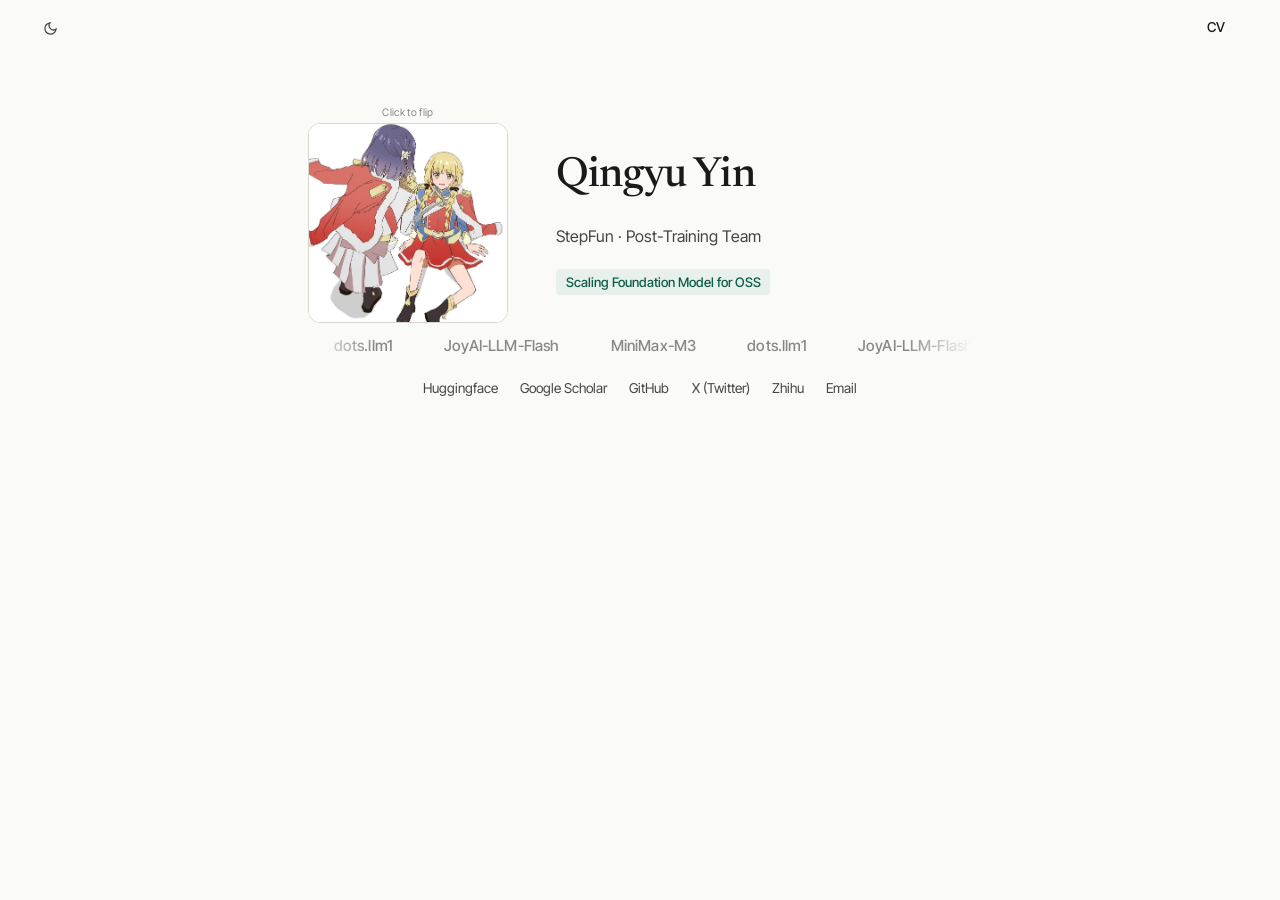
<file: index.html>
<!DOCTYPE html>
<html lang="en">
<head>
    <meta charset="UTF-8">
    <meta name="viewport" content="width=device-width, initial-scale=1.0">
    <title>Qingyu Yin</title>
    <link rel="preconnect" href="https://fonts.googleapis.com">
    <link rel="preconnect" href="https://fonts.gstatic.com" crossorigin>
    <link href="https://fonts.googleapis.com/css2?family=Newsreader:ital,opsz,wght@0,6..72,400;0,6..72,500;0,6..72,600;1,6..72,400&family=Inter+Tight:wght@300;400;500;600;700&display=swap" rel="stylesheet">

    <link rel="stylesheet" href="assets/css/style.css?v=20260626e">
    <script>(function(){var t=localStorage.getItem('theme');if(t)document.documentElement.setAttribute('data-theme',t);})();</script>
</head>
<body>

    <canvas id="snake-bg" data-liquid-ignore></canvas>

    <nav>
        <div class="nav-left">
            <button id="theme-toggle" class="theme-toggle" title="Toggle theme" aria-label="Toggle theme"></button>
        </div>
        <div class="nav-right">
            <div class="glass-wrap">
                <div class="glass-target"></div>
                <a href="qingyu_cv_4.html" class="nav-cv">CV</a>
            </div>
        </div>
    </nav>

    <main id="home-page" class="page-container active">
        <div class="profile-section">
            <div class="profile-image">
                <span class="flip-hint">Click to flip</span>
                <div class="profile-flip" id="profile-flip" onclick="this.classList.toggle('flipped');triggerFlipRipple(this);setTimeout(function(){var r=window.__liquidGLRenderer__;if(r&&r.captureSnapshot)r.captureSnapshot()},700)">
                    <div class="profile-flip-inner">
                        <img class="profile-front" src="assets/anime.jpeg" alt="Qingyu Yin">
                        <img class="profile-back" src="assets/main.jpg" alt="Qingyu Yin">
                    </div>
                </div>
            </div>
            <div class="profile-info">
                <h1>Qingyu Yin</h1>

                <div class="info-block">
                    <p>StepFun · Post-Training Team</p>
                </div>

                <div class="info-block">
                    <p><span class="highlight-tag">Scaling Foundation Model for OSS</span></p>
                </div>
            </div>
        </div>

        <!-- ===== Open-source model work (edit the list below freely) ===== -->
        <div class="oss-strip" aria-label="Open-source model work">
            <div class="oss-marquee">
                <div class="oss-track">
                    <a class="oss-item" href="https://huggingface.co/rednote-hilab/dots.llm1.inst">dots.llm1</a>
                    <a class="oss-item" href="https://huggingface.co/jdopensource/JoyAI-LLM-Flash">JoyAI-LLM-Flash</a>
                    <a class="oss-item" href="https://huggingface.co/MiniMaxAI/MiniMax-M3">MiniMax-M3</a>
                </div>
            </div>
        </div>

        <div class="glass-wrap glass-wrap-links">
            <div class="glass-target"></div>
            <div class="bottom-links">
                <a href="https://huggingface.co/MikaStars39">Huggingface</a>
                <a href="https://scholar.google.com/citations?user=BRsj8FAAAAAJ&hl=zh-CN">Google Scholar</a>
                <a href="https://github.com/MikaStars39">GitHub</a>
                <a href="https://x.com/MikaStars39">X (Twitter)</a>
                <a href="https://www.zhihu.com/people/manimani-47">Zhihu</a>
                <a href="mailto:meloxdmy@qq.com">Email</a>
            </div>
        </div>
    </main>

    <script src="assets/js/html2canvas.min.js"></script>
    <script src="assets/js/liquidGL.js"></script>
    <script src="assets/js/main.js?v=20260929a"></script>
</body>
</html>
</file>
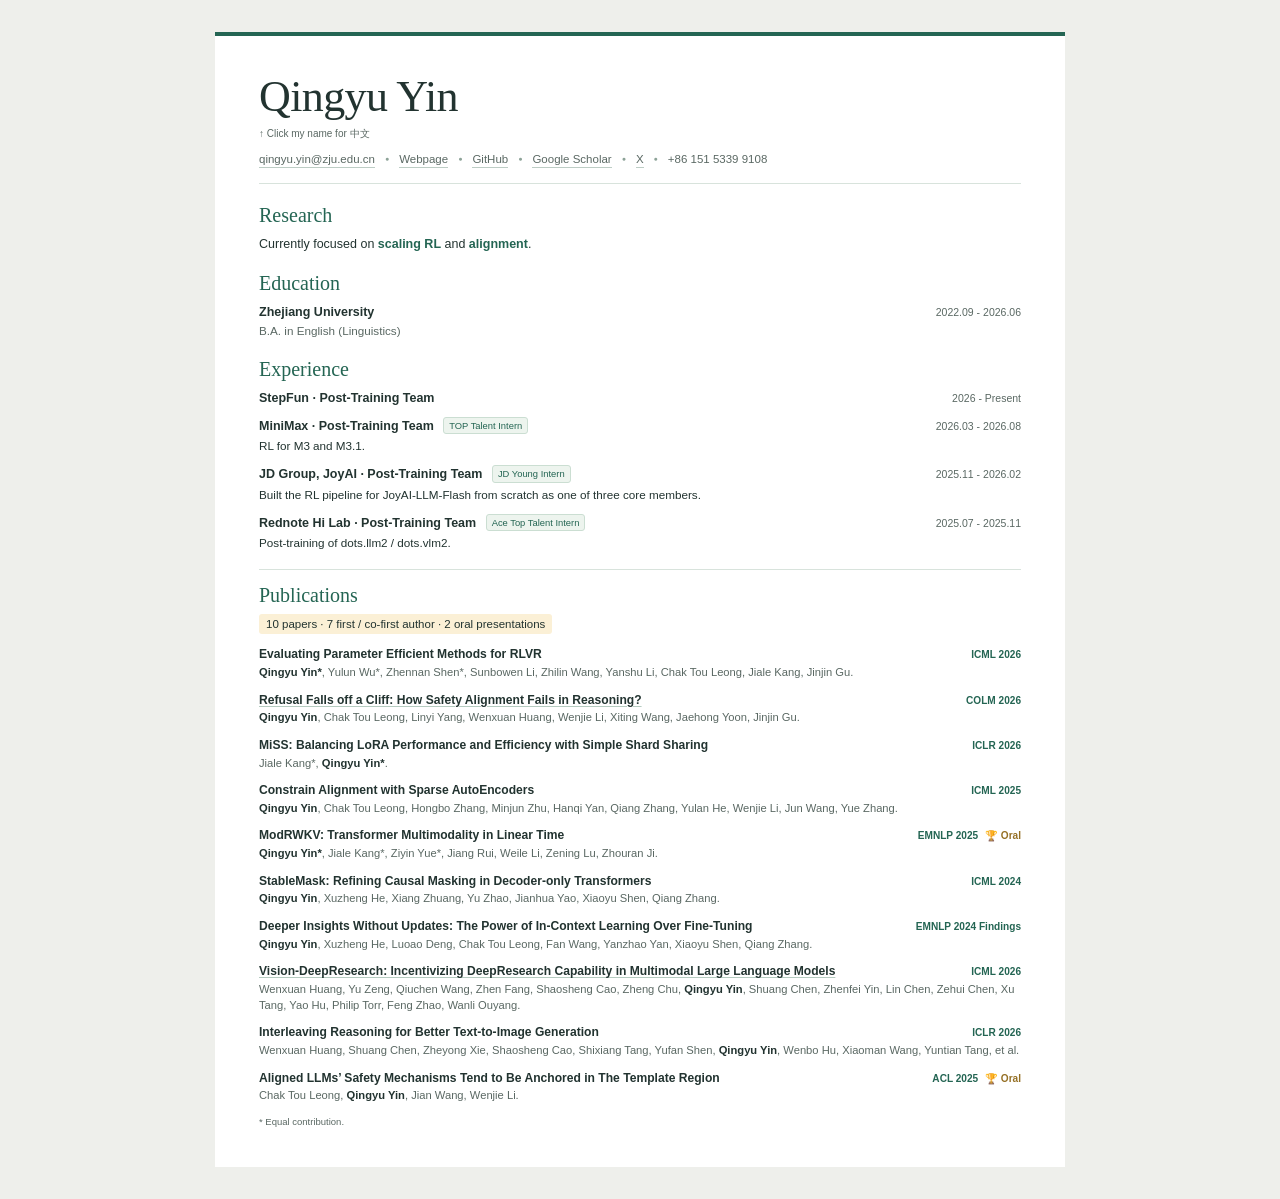
<file: qingyu_cv_4.html>
<!DOCTYPE html>
<html lang="en">
<head>
<meta charset="UTF-8">
<title>Qingyu Yin - Curriculum Vitae</title>
<meta name="viewport" content="width=device-width, initial-scale=1">
<style>
:root { --ink:#223330; --muted:#5a6863; --accent:#246553; --line:#d8e3dc; --soft:#edf4ee; --gold:#fbf0d6; }
* { box-sizing:border-box; margin:0; padding:0; }
body { background:#eeefeb; color:var(--ink); font-family:"Avenir Next",Avenir,"Helvetica Neue",sans-serif; font-size:13px; line-height:1.45; -webkit-font-smoothing:antialiased; }
a { color:inherit; text-decoration:none; }
a:hover { color:var(--accent); }
.page { max-width:850px; margin:32px auto; padding:38px 44px; background:#fff; border-top:4px solid var(--accent); }
header { margin-bottom:19px; padding-bottom:15px; border-bottom:1px solid var(--line); }
h1 { font-family:Baskerville,"Palatino Linotype",Palatino,serif; font-size:44px; line-height:1.05; font-weight:400; letter-spacing:-0.6px; margin-bottom:11px; }
#cv-name { cursor:pointer; }
.lang-hint { font-size:10px; color:var(--muted); margin:-4px 0 9px; }
.contact { display:flex; flex-wrap:wrap; gap:4px 10px; font-size:11.5px; color:var(--muted); }
.contact a { border-bottom:1px solid #bdcdc5; }
.contact .sep { font-size:7px; align-self:center; color:#8da398; }
section { margin-bottom:17px; }
h2 { font-family:Baskerville,"Palatino Linotype",Palatino,serif; font-weight:400; font-size:20px; line-height:1.2; color:var(--accent); margin-bottom:8px; }
.research-statement { font-size:12.5px; line-height:1.5; }
.accent { font-weight:600; color:var(--accent); }
.entry { margin-bottom:10px; break-inside:avoid; }
.entry:last-child { margin-bottom:0; }
.entry-header { display:flex; justify-content:space-between; align-items:baseline; gap:9px; }
.entry-title { font-size:12.5px; font-weight:600; }
.entry-date { font-size:10.5px; color:var(--muted); white-space:nowrap; }
.entry-subtitle { font-size:11.7px; margin-top:2px; color:var(--muted); }
.entry-body { margin-top:3px; font-size:11.7px; line-height:1.45; }
.role-pill { display:inline-block; font-size:9.4px; font-weight:400; color:var(--accent); background:var(--soft); border:1px solid #cbded2; border-radius:3px; padding:1px 5px; line-height:1.4; margin-left:6px; vertical-align:1px; }
.publications { margin-bottom:0; }
.publications h2 { border-top:1px solid var(--line); padding-top:13px; margin-bottom:9px; }
.pub-lead { font-size:11.5px; margin-bottom:14px; }
.hl { background:var(--gold); padding:4px 7px; border-radius:3px; box-decoration-break:clone; -webkit-box-decoration-break:clone; }
.pub { display:grid; grid-template-columns:1fr auto; gap:2px 16px; break-inside:avoid; margin-bottom:11px; align-items:baseline; }
.pub-title { font-size:12.1px; line-height:1.35; font-weight:600; }
.pub-title a { text-decoration:underline; text-decoration-color:#b5cbc0; text-underline-offset:2px; }
.pub-venue { color:var(--accent); font-size:10.1px; font-weight:600; white-space:nowrap; }
.oral { color:#957025; margin-left:4px; }
.pub-authors { grid-column:1 / -1; color:var(--muted); font-size:11.2px; line-height:1.4; }
.me { color:var(--ink); font-weight:600; }
.pub-note { font-size:9.5px; color:var(--muted); margin-top:1px; }
@page { size:A4; margin:11mm 12mm; }
@media print {
  * { -webkit-print-color-adjust:exact; print-color-adjust:exact; }
  body { background:#fff; }
  .page { max-width:none; margin:0; padding:12px 0 0; }
  .lang-hint { display:none; }
  header { margin-bottom:13px; padding-bottom:11px; }
  h1 { font-size:40px; }
  section { margin-bottom:13px; }
  .pub { margin-bottom:8px; }
}
@media screen and (max-width:650px) {
  .page { margin:0; padding:28px 22px; }
  .entry-header { flex-wrap:wrap; gap:3px 9px; }
  .role-pill { margin-left:0; display:table; margin-top:4px; }
  .pub { display:block; }
  .pub-venue { margin:3px 0; }
  .hl { line-height:1.9; }
}
</style>
</head>
<body>
<div class="page">

  <header>
    <h1 id="cv-name" title="Click to switch language / 点击切换语言" data-en="Qingyu Yin" data-zh="尹清宇">Qingyu Yin</h1>
    <div class="lang-hint" id="lang-hint" data-en="↑ Click my name for 中文" data-zh="↑ 点击姓名切换 English">↑ Click my name for 中文</div>
    <nav class="contact">
      <a href="mailto:qingyu.yin@zju.edu.cn">qingyu.yin@zju.edu.cn</a>
      <span class="sep">●</span>
      <a href="https://mikastars39.notion.site" data-en="Webpage" data-zh="个人主页">Webpage</a>
      <span class="sep">●</span>
      <a href="https://github.com/mikastars39">GitHub</a>
      <span class="sep">●</span>
      <a href="https://scholar.google.com/citations?user=BRsj8FAAAAAJ&hl=zh-CN">Google Scholar</a>
      <span class="sep">●</span>
      <a href="https://x.com/MikaStars39">X</a>
      <span class="sep">●</span>
      <span>+86 151 5339 9108</span>
    </nav>
  </header>

<div class="profile">
<div class="profile-intro">
  <section>
    <h2 data-en="Research" data-zh="研究方向">Research</h2>
    <div class="research-statement" data-en='<p>Currently focused on <span class="accent">scaling RL</span> and <span class="accent">alignment</span>.</p>' data-zh='<p>目前专注于<span class="accent">强化学习的规模化扩展</span>与<span class="accent">对齐</span>研究。</p>'>
      <p>Currently focused on <span class="accent">scaling RL</span> and <span class="accent">alignment</span>.</p>
    </div>
  </section>
  <section>
    <h2 data-en="Education" data-zh="教育经历">Education</h2>
    <div class="entry">
      <div class="entry-header">
        <div class="entry-title" data-en="Zhejiang University" data-zh="浙江大学">Zhejiang University</div>
        <div class="entry-date">2022.09 - 2026.06</div>
      </div>
      <div class="entry-subtitle" data-en="B.A. in English (Linguistics)" data-zh="英语(语言学)学士">B.A. in English (Linguistics)</div>
    </div>
  </section>
</div>
  <section>
    <h2 data-en="Experience" data-zh="工作经历">Experience</h2>
    <div class="entry">
      <div class="entry-header">
        <div class="entry-title" data-en="StepFun · Post-Training Team" data-zh="阶跃星辰 StepFun · 后训练团队">StepFun · Post-Training Team</div>
        <div class="entry-date" data-en="2026 - Present" data-zh="2026 - 至今">2026 - Present</div>
      </div>
    </div>


    <div class="entry">
      <div class="entry-header">
        <div class="entry-title" data-en='MiniMax · Post-Training Team <span class="role-pill">TOP Talent Intern</span>' data-zh='MiniMax · 后训练团队 <span class="role-pill">人才计划实习生</span>'>MiniMax · Post-Training Team <span class="role-pill">TOP Talent Intern</span></div>
        <div class="entry-date" data-en="2026.03 - 2026.08" data-zh="2026.03 - 2026.08">2026.03 - 2026.08</div>
      </div>
      <div class="entry-body" data-en="RL for M3 and M3.1." data-zh="负责 M3、M3.1 的强化学习。">RL for M3 and M3.1.</div>
    </div>

    <div class="entry">
      <div class="entry-header">
        <div class="entry-title" data-en='JD Group, JoyAI · Post-Training Team <span class="role-pill">JD Young Intern</span>' data-zh='JD Group, JoyAI · 后训练团队 <span class="role-pill">京东青年实习生</span>'>JD Group, JoyAI · Post-Training Team <span class="role-pill">JD Young Intern</span></div>
        <div class="entry-date">2025.11 - 2026.02</div>
      </div>
      <div class="entry-body" data-en="Built the RL pipeline for JoyAI-LLM-Flash from scratch as one of three core members." data-zh="作为 3 名核心成员之一,从零搭建了 JoyAI-LLM-Flash 完整的强化学习训练流程。">Built the RL pipeline for JoyAI-LLM-Flash from scratch as one of three core members.</div>
    </div>

    <div class="entry">
      <div class="entry-header">
        <div class="entry-title" data-en='Rednote Hi Lab · Post-Training Team <span class="role-pill">Ace Top Talent Intern</span>' data-zh='Rednote Hi Lab · 后训练团队 <span class="role-pill">Ace 人才计划实习生</span>'>Rednote Hi Lab · Post-Training Team <span class="role-pill">Ace Top Talent Intern</span></div>
        <div class="entry-date">2025.07 - 2025.11</div>
      </div>
      <div class="entry-body" data-en="Post-training of dots.llm2 / dots.vlm2." data-zh="负责 dots.llm2 / dots.vlm2 的后训练。">Post-training of dots.llm2 / dots.vlm2.</div>
    </div>
  </section>
</div>
  <section class="publications">
    <h2 data-en="Publications" data-zh="论文发表">Publications</h2>
    <p class="pub-lead" data-en='<span class="hl">10 papers · 7 first / co-first author · 2 oral presentations</span>' data-zh='<span class="hl">10 篇论文 · 7 篇第一 / 共同第一作者 · 2 篇 Oral</span>'><span class="hl">10 papers · 7 first / co-first author · 2 oral presentations</span></p>

<div class="pub-list">
    <div class="pub">
      <div class="pub-title">Evaluating Parameter Efficient Methods for RLVR</div>
      <div class="pub-venue">ICML 2026</div>
      <div class="pub-authors"><span class="me">Qingyu Yin*</span>, Yulun Wu*, Zhennan Shen*, Sunbowen Li, Zhilin Wang, Yanshu Li, Chak Tou Leong, Jiale Kang, Jinjin Gu.</div>
    </div>
    <div class="pub">
      <div class="pub-title"><a href="https://arxiv.org/abs/2510.06036">Refusal Falls off a Cliff: How Safety Alignment Fails in Reasoning?</a></div>
      <div class="pub-venue">COLM 2026</div>
      <div class="pub-authors"><span class="me">Qingyu Yin</span>, Chak Tou Leong, Linyi Yang, Wenxuan Huang, Wenjie Li, Xiting Wang, Jaehong Yoon, Jinjin Gu.</div>
    </div>
    <div class="pub">
      <div class="pub-title">MiSS: Balancing LoRA Performance and Efficiency with Simple Shard Sharing</div>
      <div class="pub-venue">ICLR 2026</div>
      <div class="pub-authors">Jiale Kang*, <span class="me">Qingyu Yin*</span>.</div>
    </div>
    <div class="pub">
      <div class="pub-title">Constrain Alignment with Sparse AutoEncoders</div>
      <div class="pub-venue">ICML 2025</div>
      <div class="pub-authors"><span class="me">Qingyu Yin</span>, Chak Tou Leong, Hongbo Zhang, Minjun Zhu, Hanqi Yan, Qiang Zhang, Yulan He, Wenjie Li, Jun Wang, Yue Zhang.</div>
    </div>
    <div class="pub">
      <div class="pub-title">ModRWKV: Transformer Multimodality in Linear Time</div>
      <div class="pub-venue">EMNLP 2025 <span class="oral">🏆 Oral</span></div>
      <div class="pub-authors"><span class="me">Qingyu Yin*</span>, Jiale Kang*, Ziyin Yue*, Jiang Rui, Weile Li, Zening Lu, Zhouran Ji.</div>
    </div>
    <div class="pub">
      <div class="pub-title">StableMask: Refining Causal Masking in Decoder-only Transformers</div>
      <div class="pub-venue">ICML 2024</div>
      <div class="pub-authors"><span class="me">Qingyu Yin</span>, Xuzheng He, Xiang Zhuang, Yu Zhao, Jianhua Yao, Xiaoyu Shen, Qiang Zhang.</div>
    </div>
    <div class="pub">
      <div class="pub-title">Deeper Insights Without Updates: The Power of In-Context Learning Over Fine-Tuning</div>
      <div class="pub-venue">EMNLP 2024 Findings</div>
      <div class="pub-authors"><span class="me">Qingyu Yin</span>, Xuzheng He, Luoao Deng, Chak Tou Leong, Fan Wang, Yanzhao Yan, Xiaoyu Shen, Qiang Zhang.</div>
    </div>
    <div class="pub">
      <div class="pub-title"><a href="https://arxiv.org/abs/2601.22060">Vision-DeepResearch: Incentivizing DeepResearch Capability in Multimodal Large Language Models</a></div>
      <div class="pub-venue">ICML 2026</div>
      <div class="pub-authors">Wenxuan Huang, Yu Zeng, Qiuchen Wang, Zhen Fang, Shaosheng Cao, Zheng Chu, <span class="me">Qingyu Yin</span>, Shuang Chen, Zhenfei Yin, Lin Chen, Zehui Chen, Xu Tang, Yao Hu, Philip Torr, Feng Zhao, Wanli Ouyang.</div>
    </div>
    <div class="pub">
      <div class="pub-title">Interleaving Reasoning for Better Text-to-Image Generation</div>
      <div class="pub-venue">ICLR 2026</div>
      <div class="pub-authors">Wenxuan Huang, Shuang Chen, Zheyong Xie, Shaosheng Cao, Shixiang Tang, Yufan Shen, <span class="me">Qingyu Yin</span>, Wenbo Hu, Xiaoman Wang, Yuntian Tang, et al.</div>
    </div>
    <div class="pub">
      <div class="pub-title">Aligned LLMs&#8217; Safety Mechanisms Tend to Be Anchored in The Template Region</div>
      <div class="pub-venue">ACL 2025 <span class="oral">🏆 Oral</span></div>
      <div class="pub-authors">Chak Tou Leong, <span class="me">Qingyu Yin</span>, Jian Wang, Wenjie Li.</div>
    </div>
</div>
<p class="pub-note">* Equal contribution.</p>

  </section>

</div>

<script>
  (function () {
    var lang = 'en';
    var titles = { en: 'Qingyu Yin - Curriculum Vitae', zh: '尹清宇 - 简历' };
    var nodes = document.querySelectorAll('[data-en][data-zh]');

    function apply() {
      document.documentElement.lang = (lang === 'zh') ? 'zh-CN' : 'en';
      document.title = titles[lang];
      nodes.forEach(function (el) {
        el.innerHTML = el.getAttribute('data-' + lang);
      });
    }

    document.getElementById('cv-name').addEventListener('click', function () {
      lang = (lang === 'en') ? 'zh' : 'en';
      apply();
    });
  })();
</script>
</body>
</html>
</file>
<file: assets/css/style.css>
/* ====== Design Tokens ====== */
:root {
    --paper:       #fafaf7;
    --ink:         #1a1a1a;
    --ink-soft:    #444;
    --ink-faint:   #888;
    --accent:      #0d5c47;
    --accent-soft: #e8f0ec;
    --highlight:   #fff4d6;
    --rule:        #d8d6cf;
    --sans:        'Inter Tight', -apple-system, BlinkMacSystemFont, sans-serif;
    --serif:       'Newsreader', Georgia, serif;
}

[data-theme="dark"] {
    --paper:       #111111;
    --ink:         #e8e8e4;
    --ink-soft:    #a0a0a0;
    --ink-faint:   #666;
    --accent:      #2eaa82;
    --accent-soft: #1a3d30;
    --highlight:   #3d3520;
    --rule:        rgba(255,255,255,0.12);
}

@media (prefers-color-scheme: dark) {
    :root:not([data-theme="light"]) {
        --paper:       #111111;
        --ink:         #e8e8e4;
        --ink-soft:    #a0a0a0;
        --ink-faint:   #666;
        --accent:      #2eaa82;
        --accent-soft: #1a3d30;
        --highlight:   #3d3520;
        --rule:        rgba(255,255,255,0.12);
    }
}

* { margin: 0; padding: 0; box-sizing: border-box; }

body {
    background: var(--paper);
    color: var(--ink);
    font-family: var(--sans);
    line-height: 1.55;
    font-weight: 400;
    -webkit-font-smoothing: antialiased;
    text-rendering: optimizeLegibility;
    height: 100vh;
    overflow: hidden;
}

/* ====== Snake Background ====== */
#snake-bg {
    position: fixed;
    top: 0;
    left: 0;
    width: 100vw;
    height: 100vh;
    z-index: -1;
    pointer-events: none;
}

/* ====== Navigation ====== */
nav {
    display: flex;
    align-items: center;
    justify-content: space-between;
    padding: 0 2rem;
    height: 56px;
    position: fixed;
    top: 0;
    left: 0;
    right: 0;
    z-index: 100;
    background: none;
}

.nav-left, .nav-right {
    display: flex;
    align-items: center;
    gap: 0.75rem;
}

.theme-toggle {
    background: none;
    border: none;
    border-radius: 50%;
    width: 36px;
    height: 36px;
    display: flex;
    align-items: center;
    justify-content: center;
    cursor: pointer;
    color: var(--ink-soft);
    flex-shrink: 0;
    position: relative;
    z-index: 2;
    transition: color 0.2s ease;
}

.theme-toggle:hover {
    color: var(--ink);
}

.glass-wrap-circle {
    border-radius: 50%;
}

[data-theme="dark"] .theme-toggle {
    color: var(--ink-soft);
}

@media (prefers-color-scheme: dark) {
    :root:not([data-theme="light"]) .theme-toggle {
        color: var(--ink-soft);
    }
}

.nav-cv {
    display: inline-flex;
    align-items: center;
    padding: 0.4rem 1.4rem;
    border-radius: 999px;
    font-size: 0.85rem;
    font-weight: 500;
    color: var(--ink);
    text-decoration: none;
    letter-spacing: 0.01em;
    cursor: pointer;
    position: relative;
    z-index: 2;
    transition: transform 0.25s ease, box-shadow 0.25s ease;
}

.glass-wrap:hover .nav-cv {
    transform: scale(1.02);
    box-shadow: 0 2px 12px rgba(0,0,0,0.06);
}

/* ====== Content Area ====== */
.page-container {
    display: none;
    position: relative;
    z-index: 100;
}

.page-container.active {
    display: flex;
    flex-direction: column;
    align-items: stretch;
    max-width: 760px;
    height: 100vh;
    margin: 0 auto;
    padding: 56px 3rem 2rem;
    padding-top: clamp(80px, 15vh, 160px);
    overflow-y: auto;
    background: none;
    animation: fadeIn 0.4s ease;
}

@keyframes fadeIn {
    from { opacity: 0; transform: translateY(8px); }
    to   { opacity: 1; transform: translateY(0); }
}

/* ====== Profile Section ====== */
.profile-section {
    display: flex;
    flex-direction: row;
    align-items: center;
    gap: 3rem;
    margin-bottom: 0.5rem;
    width: 100%;
}

.profile-image {
    flex-shrink: 0;
    perspective: 600px;
    position: relative;
    margin-top: -0.75rem;
}

.flip-hint {
    position: absolute;
    top: -1.1rem;
    left: 50%;
    transform: translateX(-50%);
    font-size: 0.65rem;
    color: var(--ink-faint);
    letter-spacing: 0.03em;
    white-space: nowrap;
}

.profile-flip {
    width: 200px;
    height: 200px;
    cursor: pointer;
}

.profile-flip-inner {
    position: relative;
    width: 100%;
    height: 100%;
    transition: transform 0.8s cubic-bezier(0.22, 1.2, 0.36, 1);
    transform-style: preserve-3d;
}

.profile-flip.flipped .profile-flip-inner {
    transform: rotateY(180deg);
}

.profile-front,
.profile-back {
    position: absolute;
    width: 100%;
    height: 100%;
    border-radius: 12px;
    object-fit: cover;
    border: 1px solid var(--rule);
    backface-visibility: hidden;
    -webkit-backface-visibility: hidden;
}

.profile-back {
    transform: rotateY(180deg);
}

.profile-info h1 {
    font-family: var(--serif);
    font-size: 2.6rem;
    font-weight: 500;
    letter-spacing: -0.02em;
    color: var(--ink);
    margin-bottom: 1rem;
}

.profile-info p {
    margin: 0.25rem 0;
    font-size: 1rem;
    color: var(--ink-soft);
}

.info-block {
    margin-bottom: 1.25rem;
}

a.academic-link {
    color: var(--accent);
    text-decoration: none;
    transition: color 0.15s;
}

a.academic-link:hover {
    text-decoration: underline;
}

.highlight-tag {
    display: inline-block;
    background: var(--accent-soft);
    color: var(--accent);
    font-size: 0.82rem;
    font-weight: 500;
    padding: 0.15rem 0.6rem;
    border-radius: 4px;
}

/* ====== Open-source Marquee ====== */
.oss-strip {
    width: 100%;
    margin-top: 0.2rem;
}

.oss-marquee {
    position: relative;
    width: 100%;
    overflow: hidden;
    -webkit-mask-image: linear-gradient(90deg, transparent, #000 10%, #000 90%, transparent);
    mask-image: linear-gradient(90deg, transparent, #000 10%, #000 90%, transparent);
}

.oss-track {
    display: flex;
    width: max-content;
    animation: oss-scroll 28s linear infinite;
}

.oss-marquee:hover .oss-track {
    animation-play-state: paused;
}

.oss-item {
    flex-shrink: 0;
    margin: 0 1.6rem;
    font-size: 0.95rem;
    font-weight: 500;
    letter-spacing: 0.01em;
    color: var(--ink-faint);
    text-decoration: none;
    white-space: nowrap;
    transition: color 0.2s ease;
}

a.oss-item:hover {
    color: var(--accent);
}

.oss-plain {
    font-weight: 400;
    font-style: italic;
}

@keyframes oss-scroll {
    from { transform: translateX(0); }
    to   { transform: translateX(-50%); }
}

@media (prefers-reduced-motion: reduce) {
    .oss-track { animation: none; }
    .oss-marquee {
        overflow-x: auto;
        -webkit-mask-image: none;
        mask-image: none;
    }
}

/* ====== Glass Wrapper ====== */
.glass-wrap {
    position: relative;
    display: inline-flex;
    border-radius: 999px;
}

.glass-wrap-links {
    display: flex;
    align-self: center;
    margin-top: 0.5rem;
}

.glass-target {
    position: absolute;
    inset: 0;
    border-radius: inherit;
    pointer-events: none;
}

/* ====== Social Links Bar ====== */
.bottom-links {
    display: flex;
    flex-wrap: wrap;
    gap: 0;
    font-size: 0.85rem;
    justify-content: center;
    align-items: center;
    padding: 0.6rem 0.8rem;
    border-radius: 999px;
    position: relative;
    z-index: 2;
    transition: transform 0.25s ease, box-shadow 0.25s ease;
}

.glass-wrap-links:hover .bottom-links {
    transform: scale(1.01);
    box-shadow: 0 2px 12px rgba(0,0,0,0.05);
}

.bottom-links a {
    color: var(--ink-soft);
    text-decoration: none;
    transition: color 0.15s;
    padding: 0.15rem 0.7rem;
    cursor: pointer;
}

.bottom-links a:hover {
    color: var(--ink);
}

/* ====== Mobile ====== */
@media (max-width: 768px) {
    nav { padding: 0 1.25rem; }

    .page-container.active {
        padding: 80px 1.5rem 1.5rem;
    }

    .profile-section {
        flex-direction: column;
        gap: 1rem;
        align-items: flex-start;
    }

    .glass-wrap-links {
        margin-top: 0.75rem;
    }

    .profile-flip {
        width: 120px;
        height: 120px;
    }

    .profile-info h1 { font-size: 1.8rem; }
    .profile-info p { font-size: 0.93rem; }

    .bottom-links {
        border-radius: 16px;
        padding: 0.5rem;
    }
}

@media (max-width: 480px) {
    .profile-info h1 { font-size: 1.5rem; }
    .bottom-links { gap: 0.25rem; }
}

/* ====== Print ====== */
@media print {
    #snake-bg, nav { display: none; }
    .page-container.active {
        background: #fff;
        margin: 0;
        padding: 2rem;
    }
}

/* ====== Drum (cylinder) role rotator ====== */
/* Occupies EXACTLY one text line, matching .profile-info p metrics
   (font-size 1rem, line-height 1.55, margin .25rem 0, color --ink-soft).
   Lines sit on the surface of a cylinder and rotate up like an odometer drum.
   Height is line-height-relative (em) so it tracks every breakpoint. */
.line-flip {
    position: relative;
    margin: 0.25rem 0;
    font-size: 1rem;
    line-height: 1.55;
    color: var(--ink-soft);
    height: 1.55em;               /* one line, tracks font-size at all breakpoints */
    overflow: hidden;
    perspective: 340px;           /* foreshortening that gives the cylinder curve */
    perspective-origin: 50% 50%;
}

.line-flip__face {
    position: absolute;
    left: 0;
    right: 0;
    top: 0;
    height: 1.55em;
    line-height: 1.55em;          /* vertically centers text within the single line */
    white-space: nowrap;
    overflow: hidden;
    text-overflow: ellipsis;
    transform-origin: 50% 50%;
    backface-visibility: hidden;
    -webkit-backface-visibility: hidden;
    will-change: transform;
    /* Idle state: parked one line below the window, tilted back into the drum.
       translateY carries the vertical scroll (so lines never overlap) while
       rotateX curves them over the cylinder surface. */
    transform: translateY(100%) rotateX(-82deg);
}

/* The visible line, flat on the front of the drum. */
.line-flip__face.is-current {
    transform: translateY(0) rotateX(0deg);
}

/* Incoming line rolls up from the bottom into the front face. */
.line-flip.is-animating .line-flip__face.is-current {
    transition: transform 0.72s cubic-bezier(0.34, 0.0, 0.2, 1);
}

/* Outgoing line keeps rolling up and over the top of the drum. */
.line-flip.is-animating .line-flip__face.is-leaving {
    transform: translateY(-100%) rotateX(82deg);
    transition: transform 0.72s cubic-bezier(0.34, 0.0, 0.2, 1);
}

/* Reduced motion: no rolling. Show the current line statically (flat), with a
   gentle cross-fade handled by the JS; nothing rotates. */
@media (prefers-reduced-motion: reduce) {
    .line-flip { perspective: none; }
    .line-flip__face {
        transform: none;
        transition: opacity 0.5s ease;
        opacity: 0;
    }
    .line-flip__face.is-current {
        transform: none;
        opacity: 1;
    }
}

/* Responsive font tracking. Declared AFTER the base .line-flip rule above so
   it wins on source order at each breakpoint, keeping the rotator's font (and
   therefore its 1.55em one-line height) in lockstep with .profile-info p. */
@media (max-width: 768px) {
    .line-flip { font-size: 0.93rem; }
}
</file>
